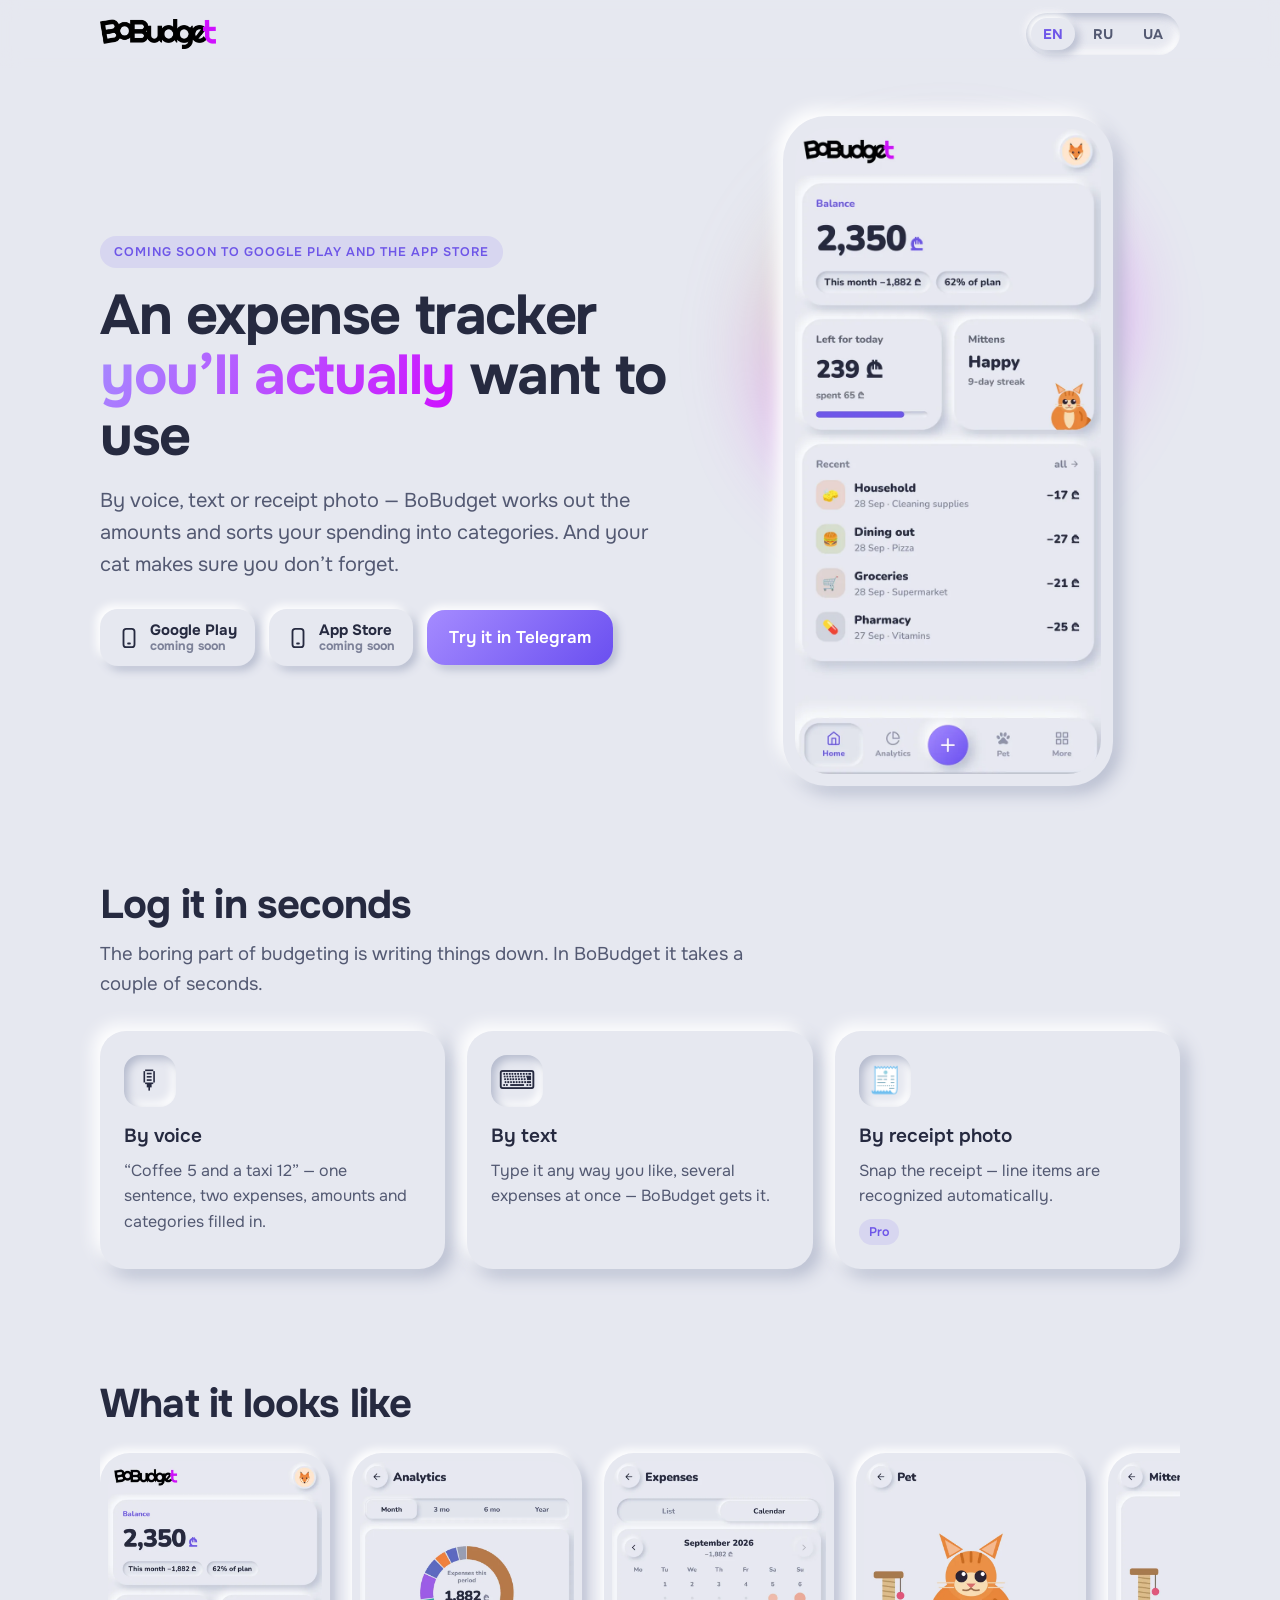
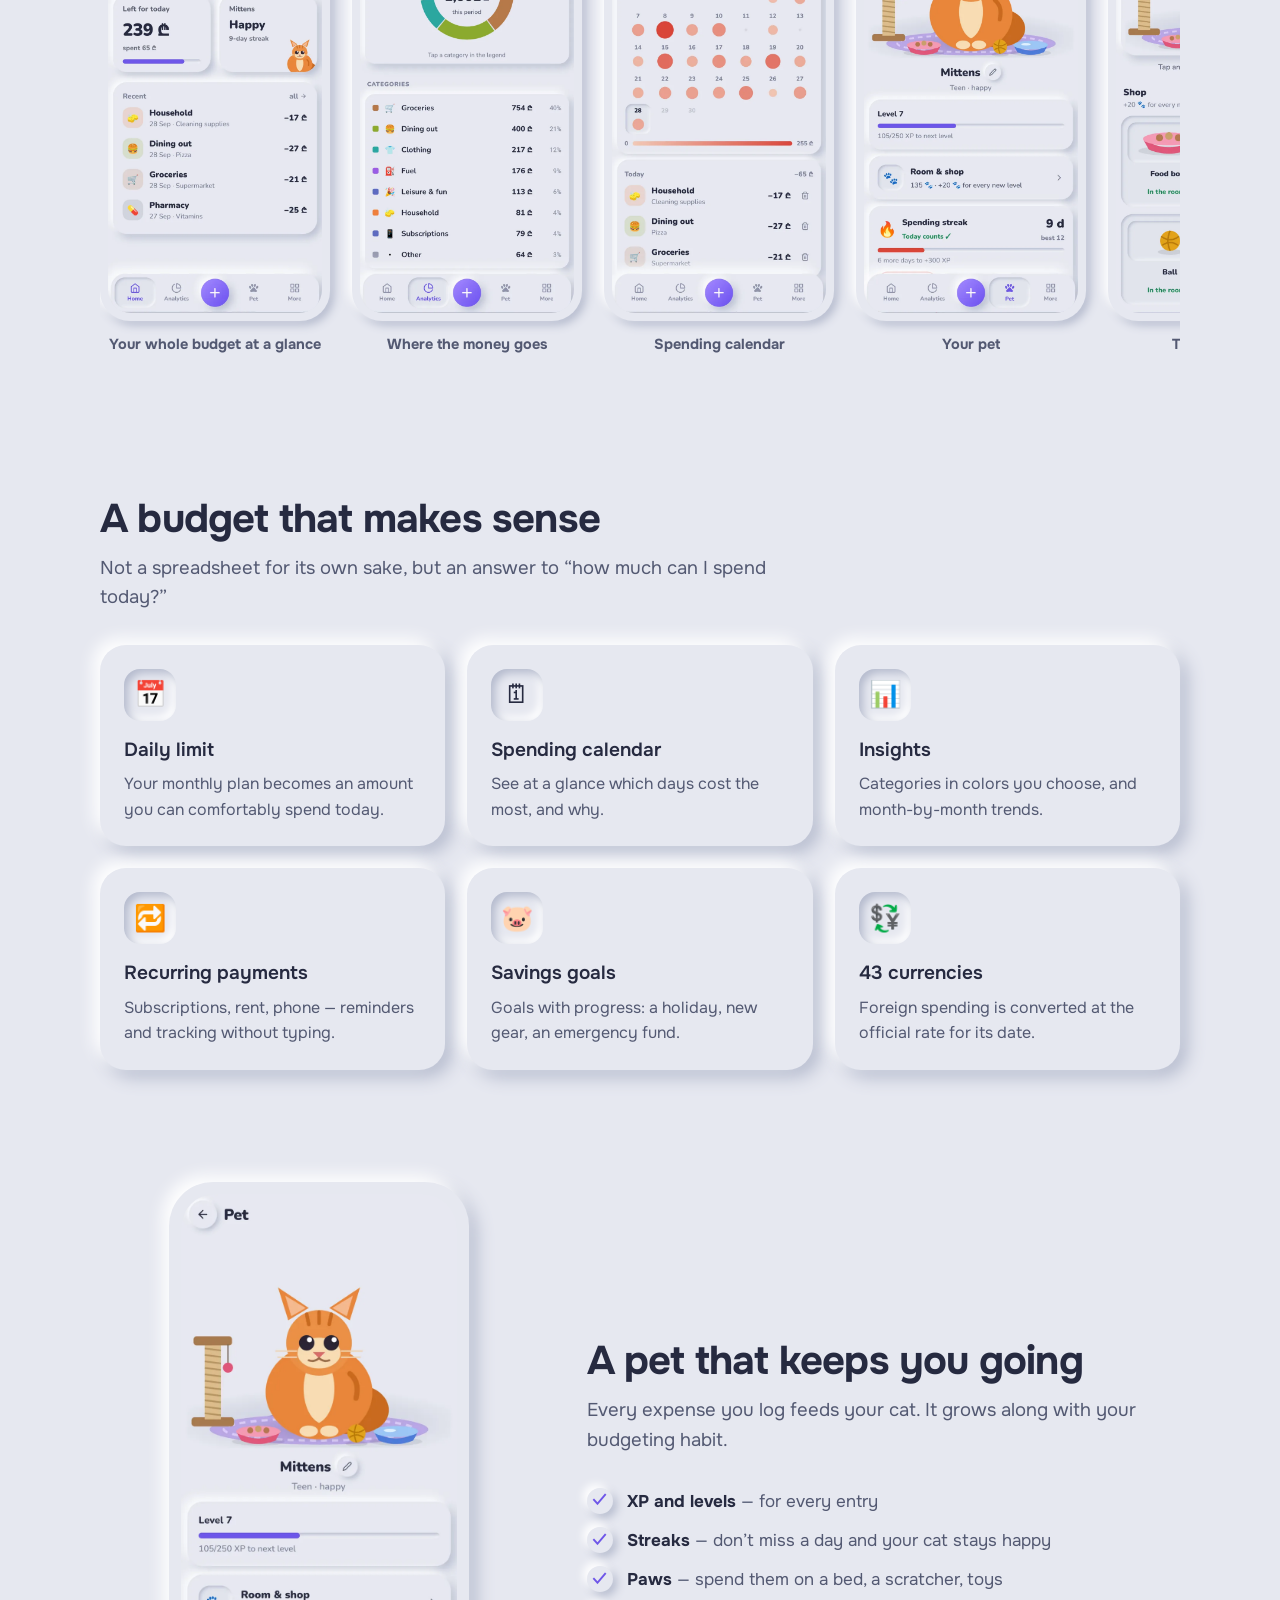
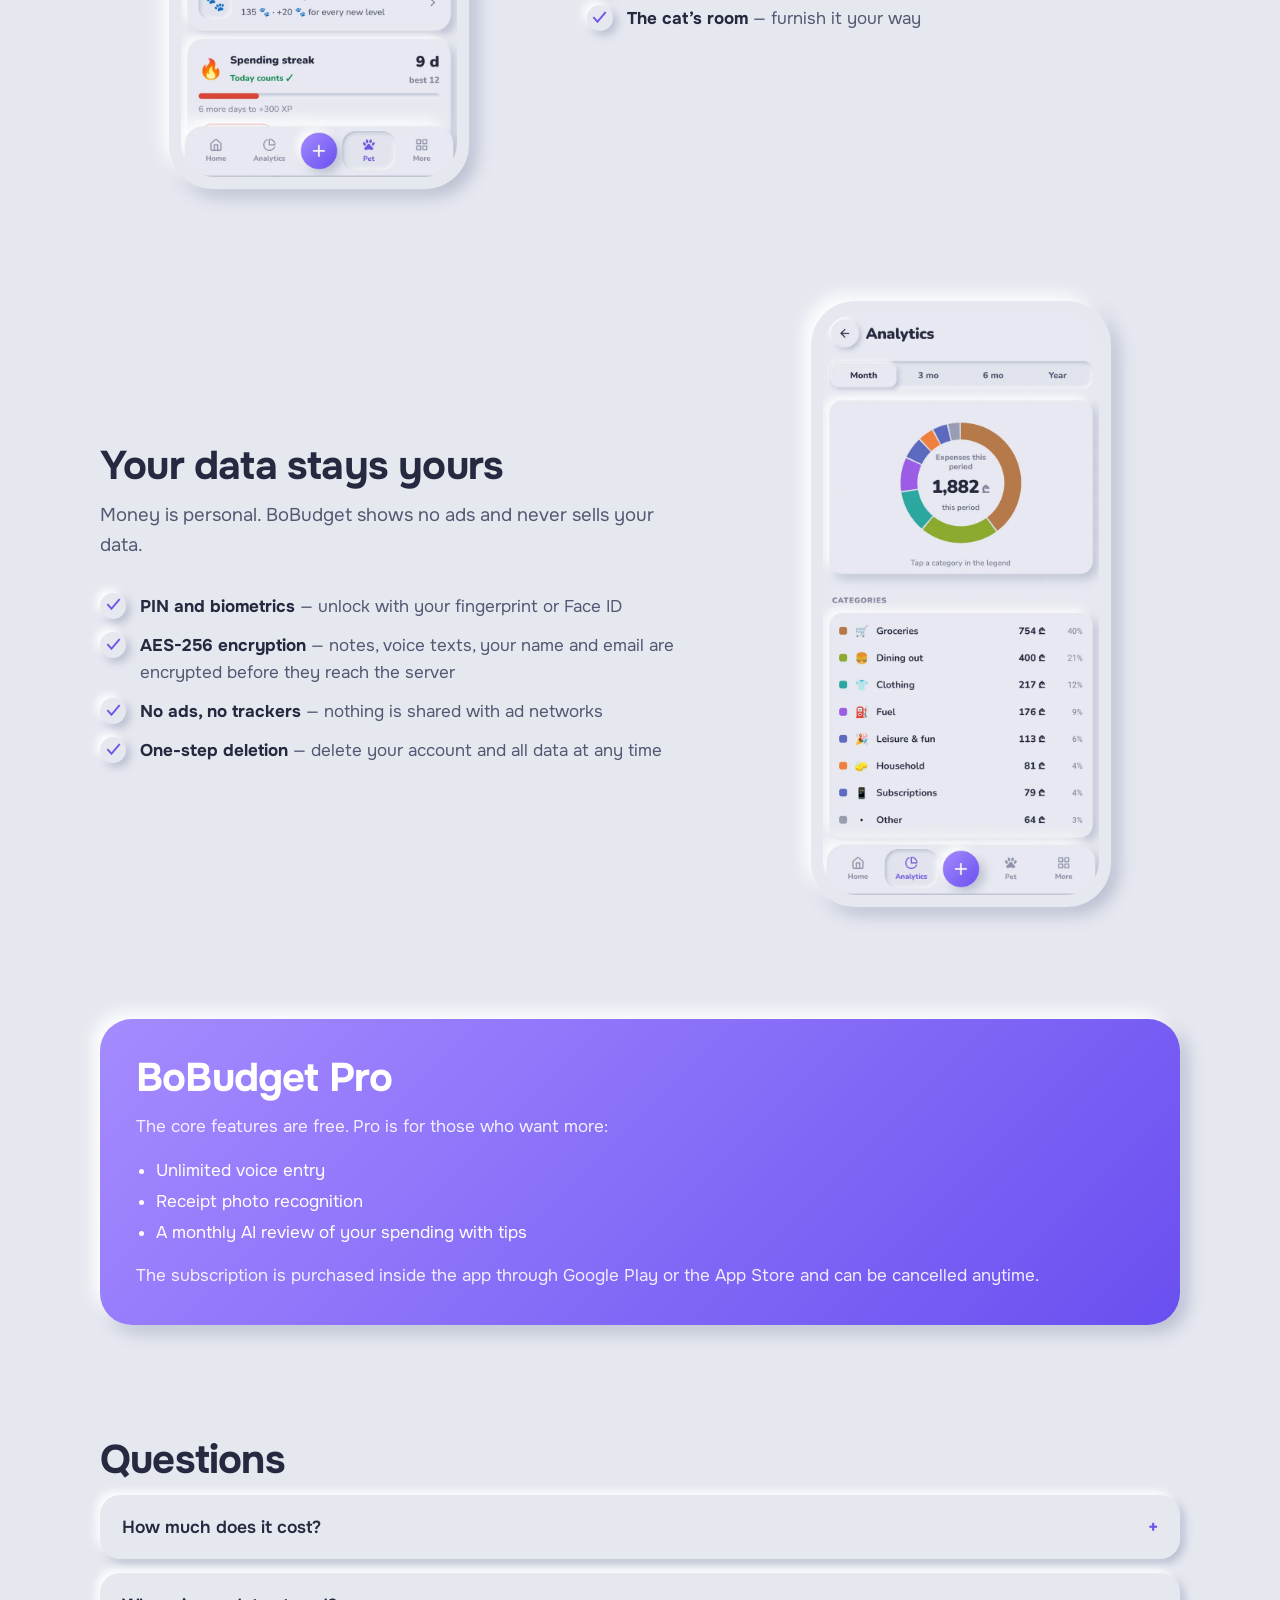
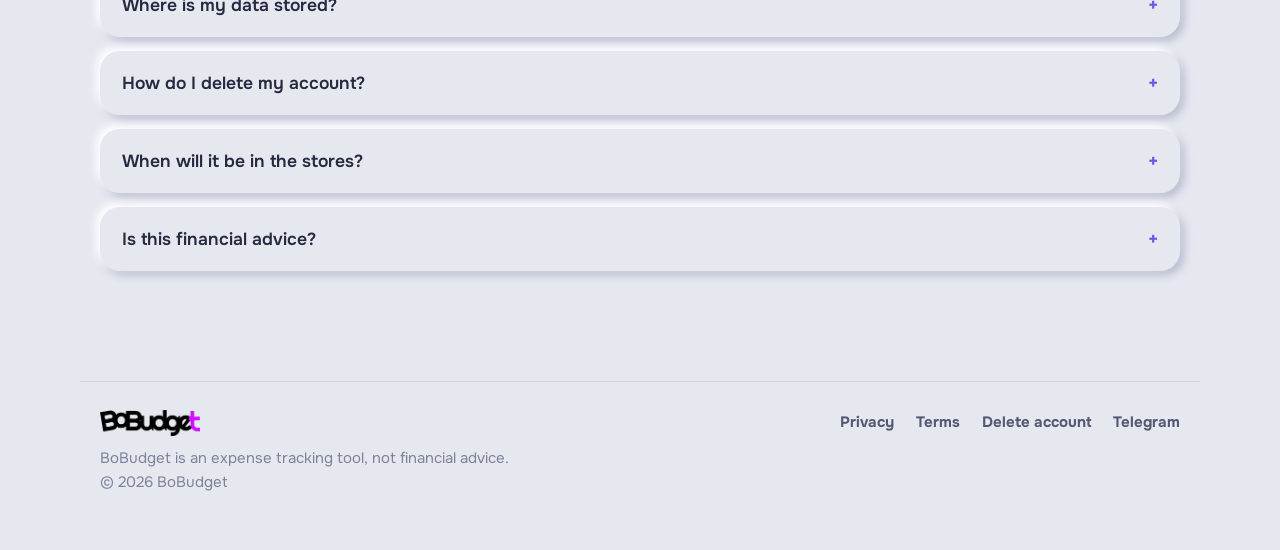
<file: index.html>
<!doctype html>
<html lang="en">
<head>
<meta charset="utf-8">
<meta name="viewport" content="width=device-width, initial-scale=1">
<title>BoBudget — expense tracker by voice, text and receipt photo</title>
<meta name="description" content="BoBudget is a personal expense tracker: say “coffee 5 and a taxi 12” and it sorts the spending into categories. A daily limit, a spending calendar, insights and a cat that your entries keep fed.">
<link rel="canonical" href="https://bogdanhere1.github.io/bobudget/">
<link rel="alternate" hreflang="en" href="https://bogdanhere1.github.io/bobudget/">
<link rel="alternate" hreflang="ru" href="https://bogdanhere1.github.io/bobudget/ru/">
<link rel="alternate" hreflang="uk" href="https://bogdanhere1.github.io/bobudget/uk/">
<link rel="alternate" hreflang="x-default" href="https://bogdanhere1.github.io/bobudget/">
<meta property="og:type" content="website">
<meta property="og:title" content="BoBudget — expense tracker by voice, text and receipt photo">
<meta property="og:description" content="BoBudget is a personal expense tracker: say “coffee 5 and a taxi 12” and it sorts the spending into categories. A daily limit, a spending calendar, insights and a cat that your entries keep fed.">
<meta property="og:url" content="https://bogdanhere1.github.io/bobudget/">
<meta property="og:image" content="https://bogdanhere1.github.io/bobudget/assets/img/og-en.png">
<meta name="twitter:card" content="summary_large_image">
<meta name="theme-color" content="#e6e8f0" media="(prefers-color-scheme: light)">
<meta name="theme-color" content="#272934" media="(prefers-color-scheme: dark)">
<link rel="icon" type="image/png" href="assets/img/favicon.png">
<link rel="apple-touch-icon" href="assets/img/apple-touch-icon.png">
<link rel="preconnect" href="https://fonts.googleapis.com">
<link rel="preconnect" href="https://fonts.gstatic.com" crossorigin>
<link href="https://fonts.googleapis.com/css2?family=Onest:wght@400;500;600;700&display=swap" rel="stylesheet">
<link rel="stylesheet" href="assets/site.css">
<script>
try{var s=localStorage.getItem('lang');var n=(navigator.language||'').slice(0,2).toLowerCase();
var to=s||(n==='ru'||n==='uk'||n==='be'?(n==='uk'?'uk':'ru'):'');if(to&&to!=='en')location.replace(to+'/');}catch(e){}
</script>
</head>
<body>
<header class="top"><div class="wrap">
  <a href="" aria-label="BoBudget"><img class="logo-light" src="assets/img/logo-light.png" alt="BoBudget" width="424" height="110"><img class="logo-dark" src="assets/img/logo-dark.png" alt="BoBudget" width="424" height="110"></a>
  <nav class="langs" aria-label="Language"><a href="" hreflang="en" data-lang="en" aria-current="true">EN</a><a href="ru/" hreflang="ru" data-lang="ru">RU</a><a href="uk/" hreflang="uk" data-lang="uk">UA</a></nav>
</div></header>

<main>
<section class="hero"><div class="wrap">
  <div>
    <span class="eyebrow">Coming soon to Google Play and the App Store</span>
    <h1>An expense tracker <span class="mark">you’ll actually</span> want to use</h1>
    <p class="lead">By voice, text or receipt photo — BoBudget works out the amounts and sorts your spending into categories. And your cat makes sure you don’t forget.</p>
    <div class="stores"><div class="store"><svg viewBox="0 0 24 24" fill="none" stroke="currentColor" stroke-width="2" stroke-linecap="round" stroke-linejoin="round" aria-hidden="true"><rect x="6" y="2" width="12" height="20" rx="3"/><path d="M11 18h2"/></svg><span><b>Google Play</b><small>coming soon</small></span></div><div class="store"><svg viewBox="0 0 24 24" fill="none" stroke="currentColor" stroke-width="2" stroke-linecap="round" stroke-linejoin="round" aria-hidden="true"><rect x="6" y="2" width="12" height="20" rx="3"/><path d="M11 18h2"/></svg><span><b>App Store</b><small>coming soon</small></span></div><a class="tg" href="https://t.me/bobudget_bot" rel="noopener">Try it in Telegram</a></div>
  </div>
  <div class="phone-stage"><div class="glow"></div><div class="phone"><img src="assets/img/en-01-home.webp" width="720" height="1520" alt="Your whole budget at a glance" fetchpriority="high"></div></div>
</div></section>

<section><div class="wrap">
  <h2>Log it in seconds</h2><p class="sub">The boring part of budgeting is writing things down. In BoBudget it takes a couple of seconds.</p>
  <div class="grid3"><div class="card"><div class="ic">🎙</div><h3>By voice</h3><p>“Coffee 5 and a taxi 12” — one sentence, two expenses, amounts and categories filled in.</p></div><div class="card"><div class="ic">⌨️</div><h3>By text</h3><p>Type it any way you like, several expenses at once — BoBudget gets it.</p></div><div class="card"><div class="ic">🧾</div><h3>By receipt photo</h3><p>Snap the receipt — line items are recognized automatically.</p><span class="tag">Pro</span></div></div>
</div></section>

<section><div class="wrap">
  <h2>What it looks like</h2>
  <div class="screens"><figure><div class="shot"><img src="assets/img/en-01-home.webp" width="720" height="1520" loading="lazy" alt="Your whole budget at a glance"></div><figcaption>Your whole budget at a glance</figcaption></figure><figure><div class="shot"><img src="assets/img/en-02-analytics.webp" width="720" height="1520" loading="lazy" alt="Where the money goes"></div><figcaption>Where the money goes</figcaption></figure><figure><div class="shot"><img src="assets/img/en-03-calendar.webp" width="720" height="1520" loading="lazy" alt="Spending calendar"></div><figcaption>Spending calendar</figcaption></figure><figure><div class="shot"><img src="assets/img/en-04-pet.webp" width="720" height="1520" loading="lazy" alt="Your pet"></div><figcaption>Your pet</figcaption></figure><figure><div class="shot"><img src="assets/img/en-05-room.webp" width="720" height="1520" loading="lazy" alt="The cat’s room"></div><figcaption>The cat’s room</figcaption></figure><figure><div class="shot"><img src="assets/img/en-06-add.webp" width="720" height="1520" loading="lazy" alt="New expense"></div><figcaption>New expense</figcaption></figure></div>
</div></section>

<section><div class="wrap">
  <h2>A budget that makes sense</h2><p class="sub">Not a spreadsheet for its own sake, but an answer to “how much can I spend today?”</p>
  <div class="grid3"><div class="card"><div class="ic">📅</div><h3>Daily limit</h3><p>Your monthly plan becomes an amount you can comfortably spend today.</p></div><div class="card"><div class="ic">🗓</div><h3>Spending calendar</h3><p>See at a glance which days cost the most, and why.</p></div><div class="card"><div class="ic">📊</div><h3>Insights</h3><p>Categories in colors you choose, and month-by-month trends.</p></div><div class="card"><div class="ic">🔁</div><h3>Recurring payments</h3><p>Subscriptions, rent, phone — reminders and tracking without typing.</p></div><div class="card"><div class="ic">🐷</div><h3>Savings goals</h3><p>Goals with progress: a holiday, new gear, an emergency fund.</p></div><div class="card"><div class="ic">💱</div><h3>43 currencies</h3><p>Foreign spending is converted at the official rate for its date.</p></div></div>
</div></section>

<section><div class="wrap split">
  <div class="phone-col"><div class="phone"><img src="assets/img/en-04-pet.webp" width="720" height="1520" loading="lazy" alt="Your pet"></div></div>
  <div><h2>A pet that keeps you going</h2><p class="sub">Every expense you log feeds your cat. It grows along with your budgeting habit.</p><ul class="ticks"><li><span><b>XP and levels</b> — for every entry</span></li><li><span><b>Streaks</b> — don’t miss a day and your cat stays happy</span></li><li><span><b>Paws</b> — spend them on a bed, a scratcher, toys</span></li><li><span><b>The cat’s room</b> — furnish it your way</span></li></ul></div>
</div></section>

<section><div class="wrap split rev">
  <div><h2>Your data stays yours</h2><p class="sub">Money is personal. BoBudget shows no ads and never sells your data.</p><ul class="ticks"><li><span><b>PIN and biometrics</b> — unlock with your fingerprint or Face ID</span></li><li><span><b>AES-256 encryption</b> — notes, voice texts, your name and email are encrypted before they reach the server</span></li><li><span><b>No ads, no trackers</b> — nothing is shared with ad networks</span></li><li><span><b>One-step deletion</b> — delete your account and all data at any time</span></li></ul></div>
  <div class="phone-col"><div class="phone"><img src="assets/img/en-02-analytics.webp" width="720" height="1520" loading="lazy" alt="Where the money goes"></div></div>
</div></section>

<section><div class="wrap">
  <div class="pro"><h2>BoBudget Pro</h2><p>The core features are free. Pro is for those who want more:</p><ul><li>Unlimited voice entry</li><li>Receipt photo recognition</li><li>A monthly AI review of your spending with tips</li></ul><p style="margin:16px 0 0">The subscription is purchased inside the app through Google Play or the App Store and can be cancelled anytime.</p></div>
</div></section>

<section><div class="wrap">
  <h2>Questions</h2>
  <details><summary>How much does it cost?</summary><p>The app is free. Extra features come with the BoBudget Pro subscription.</p></details><details><summary>Where is my data stored?</summary><p>On a secured server in Europe. Personal fields are encrypted and every connection uses HTTPS. See the privacy policy for details.</p></details><details><summary>How do I delete my account?</summary><p>In the app: Account → Delete account. Or without the app, on the account deletion page.</p></details><details><summary>When will it be in the stores?</summary><p>Testing is under way. BoBudget already works in Telegram — you can try it there.</p></details><details><summary>Is this financial advice?</summary><p>No. BoBudget is a tracking tool; the decisions are yours.</p></details>
</div></section>
</main>

<footer><div class="wrap">
  <div class="note"><img class="logo-light" src="assets/img/logo-light.png" alt="BoBudget" width="140" height="36" style="height:26px;width:auto;margin-bottom:10px"><img class="logo-dark" src="assets/img/logo-dark.png" alt="" width="140" height="36" style="height:26px;width:auto;margin-bottom:10px">
  <div>BoBudget is an expense tracking tool, not financial advice.</div><div>© 2026 BoBudget</div></div>
  <nav><a href="https://budget-api-production-ce25.up.railway.app/privacy/">Privacy</a><a href="https://budget-api-production-ce25.up.railway.app/terms/">Terms</a><a href="https://budget-api-production-ce25.up.railway.app/delete-account/">Delete account</a><a href="https://t.me/bobudget_bot" rel="noopener">Telegram</a></nav>
</div></footer>
<script>
document.querySelectorAll('.langs a').forEach(function(a){a.addEventListener('click',function(){try{localStorage.setItem('lang',a.dataset.lang)}catch(e){}})});
</script>
</body>
</html>
</file>
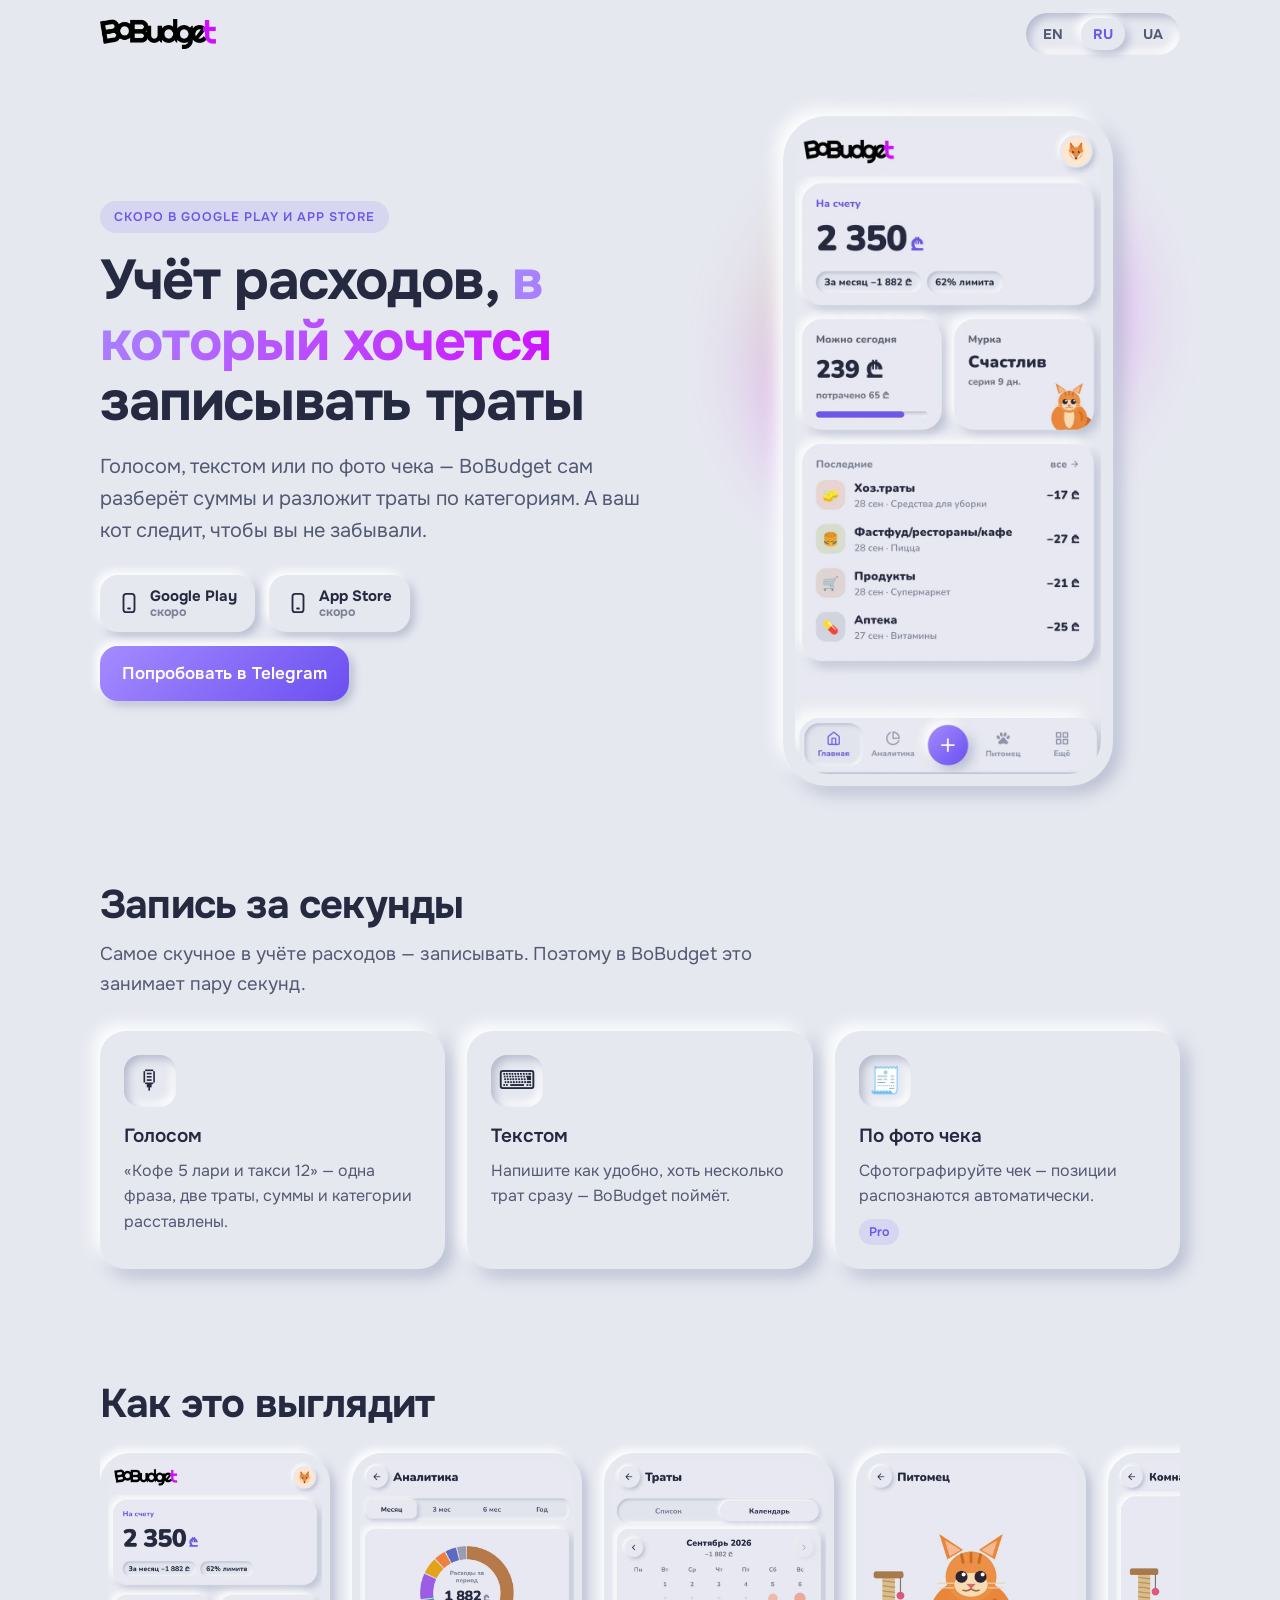
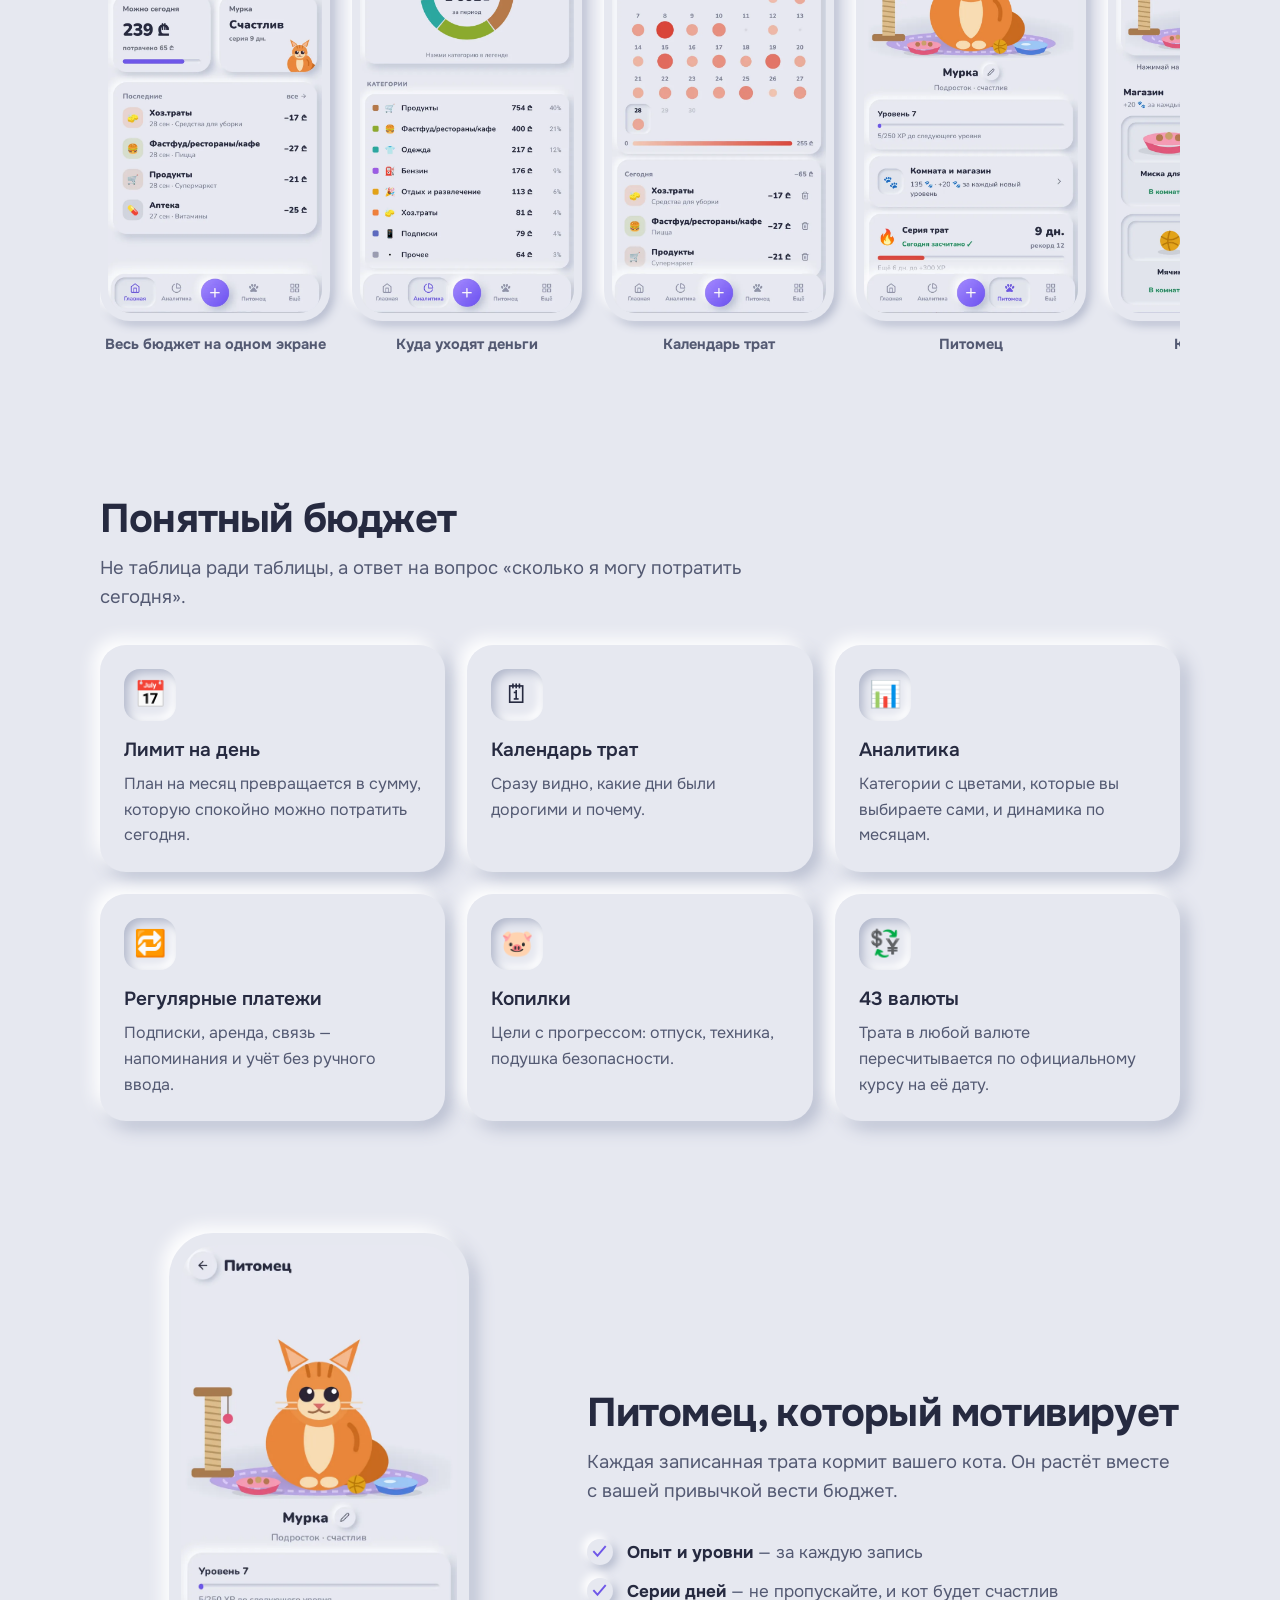
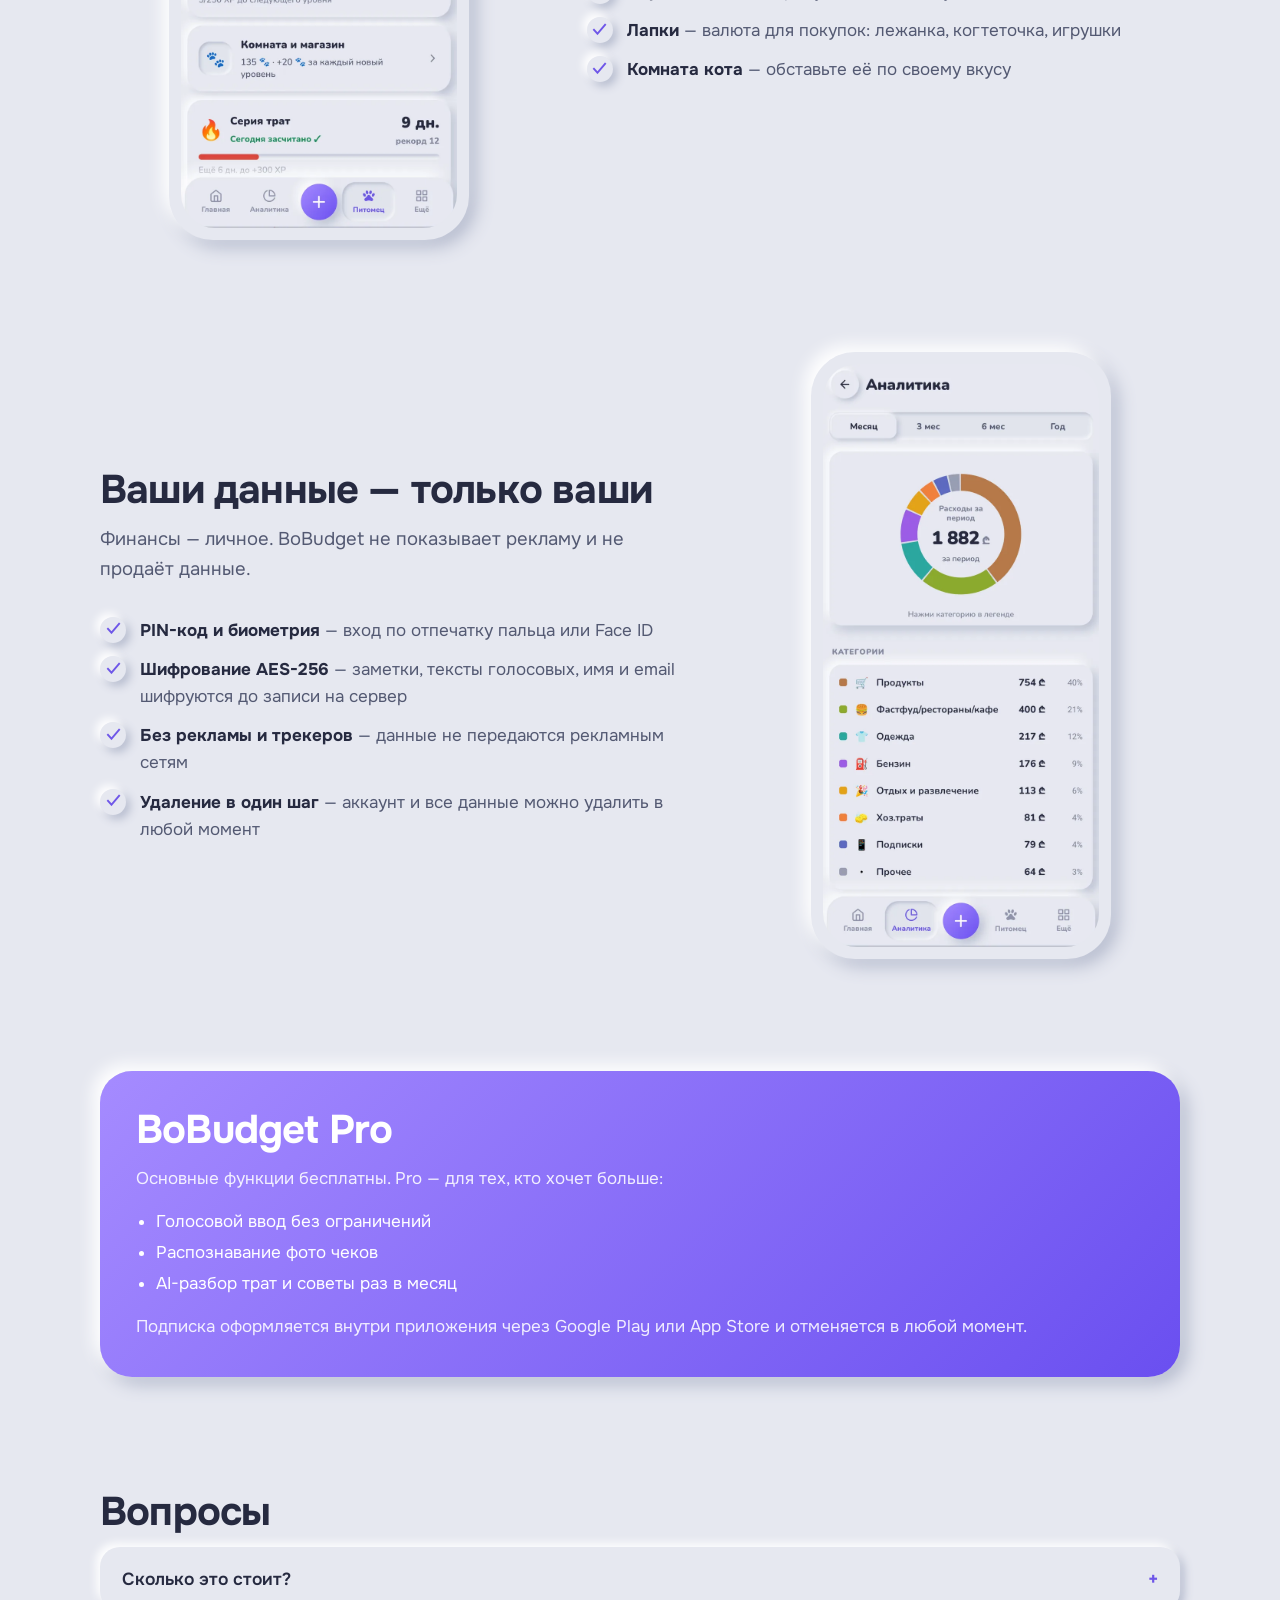
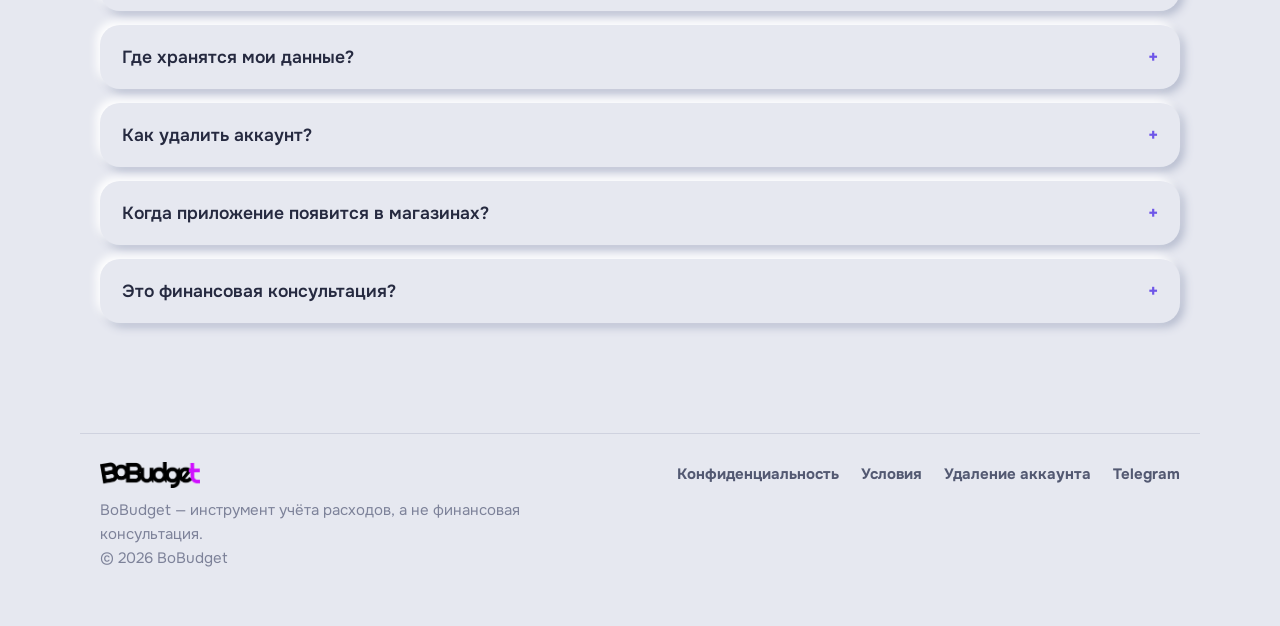
<file: ru/index.html>
<!doctype html>
<html lang="ru">
<head>
<meta charset="utf-8">
<meta name="viewport" content="width=device-width, initial-scale=1">
<title>BoBudget — учёт расходов голосом, текстом и по фото чека</title>
<meta name="description" content="BoBudget — личный учёт расходов: скажите «кофе 5 и такси 12», и траты сами разложатся по категориям. Лимит на день, календарь трат, аналитика и кот, которого кормят ваши записи.">
<link rel="canonical" href="https://bogdanhere1.github.io/bobudget/ru/">
<link rel="alternate" hreflang="en" href="https://bogdanhere1.github.io/bobudget/">
<link rel="alternate" hreflang="ru" href="https://bogdanhere1.github.io/bobudget/ru/">
<link rel="alternate" hreflang="uk" href="https://bogdanhere1.github.io/bobudget/uk/">
<link rel="alternate" hreflang="x-default" href="https://bogdanhere1.github.io/bobudget/">
<meta property="og:type" content="website">
<meta property="og:title" content="BoBudget — учёт расходов голосом, текстом и по фото чека">
<meta property="og:description" content="BoBudget — личный учёт расходов: скажите «кофе 5 и такси 12», и траты сами разложатся по категориям. Лимит на день, календарь трат, аналитика и кот, которого кормят ваши записи.">
<meta property="og:url" content="https://bogdanhere1.github.io/bobudget/ru/">
<meta property="og:image" content="https://bogdanhere1.github.io/bobudget/assets/img/og-ru.png">
<meta name="twitter:card" content="summary_large_image">
<meta name="theme-color" content="#e6e8f0" media="(prefers-color-scheme: light)">
<meta name="theme-color" content="#272934" media="(prefers-color-scheme: dark)">
<link rel="icon" type="image/png" href="../assets/img/favicon.png">
<link rel="apple-touch-icon" href="../assets/img/apple-touch-icon.png">
<link rel="preconnect" href="https://fonts.googleapis.com">
<link rel="preconnect" href="https://fonts.gstatic.com" crossorigin>
<link href="https://fonts.googleapis.com/css2?family=Onest:wght@400;500;600;700&display=swap" rel="stylesheet">
<link rel="stylesheet" href="../assets/site.css">

</head>
<body>
<header class="top"><div class="wrap">
  <a href="../ru/" aria-label="BoBudget"><img class="logo-light" src="../assets/img/logo-light.png" alt="BoBudget" width="424" height="110"><img class="logo-dark" src="../assets/img/logo-dark.png" alt="BoBudget" width="424" height="110"></a>
  <nav class="langs" aria-label="Language"><a href="../" hreflang="en" data-lang="en">EN</a><a href="../ru/" hreflang="ru" data-lang="ru" aria-current="true">RU</a><a href="../uk/" hreflang="uk" data-lang="uk">UA</a></nav>
</div></header>

<main>
<section class="hero"><div class="wrap">
  <div>
    <span class="eyebrow">Скоро в Google Play и App Store</span>
    <h1>Учёт расходов, <span class="mark">в который хочется</span> записывать траты</h1>
    <p class="lead">Голосом, текстом или по фото чека — BoBudget сам разберёт суммы и разложит траты по категориям. А ваш кот следит, чтобы вы не забывали.</p>
    <div class="stores"><div class="store"><svg viewBox="0 0 24 24" fill="none" stroke="currentColor" stroke-width="2" stroke-linecap="round" stroke-linejoin="round" aria-hidden="true"><rect x="6" y="2" width="12" height="20" rx="3"/><path d="M11 18h2"/></svg><span><b>Google Play</b><small>скоро</small></span></div><div class="store"><svg viewBox="0 0 24 24" fill="none" stroke="currentColor" stroke-width="2" stroke-linecap="round" stroke-linejoin="round" aria-hidden="true"><rect x="6" y="2" width="12" height="20" rx="3"/><path d="M11 18h2"/></svg><span><b>App Store</b><small>скоро</small></span></div><a class="tg" href="https://t.me/bobudget_bot" rel="noopener">Попробовать в Telegram</a></div>
  </div>
  <div class="phone-stage"><div class="glow"></div><div class="phone"><img src="../assets/img/ru-01-home.webp" width="720" height="1520" alt="Весь бюджет на одном экране" fetchpriority="high"></div></div>
</div></section>

<section><div class="wrap">
  <h2>Запись за секунды</h2><p class="sub">Самое скучное в учёте расходов — записывать. Поэтому в BoBudget это занимает пару секунд.</p>
  <div class="grid3"><div class="card"><div class="ic">🎙</div><h3>Голосом</h3><p>«Кофе 5 лари и такси 12» — одна фраза, две траты, суммы и категории расставлены.</p></div><div class="card"><div class="ic">⌨️</div><h3>Текстом</h3><p>Напишите как удобно, хоть несколько трат сразу — BoBudget поймёт.</p></div><div class="card"><div class="ic">🧾</div><h3>По фото чека</h3><p>Сфотографируйте чек — позиции распознаются автоматически.</p><span class="tag">Pro</span></div></div>
</div></section>

<section><div class="wrap">
  <h2>Как это выглядит</h2>
  <div class="screens"><figure><div class="shot"><img src="../assets/img/ru-01-home.webp" width="720" height="1520" loading="lazy" alt="Весь бюджет на одном экране"></div><figcaption>Весь бюджет на одном экране</figcaption></figure><figure><div class="shot"><img src="../assets/img/ru-02-analytics.webp" width="720" height="1520" loading="lazy" alt="Куда уходят деньги"></div><figcaption>Куда уходят деньги</figcaption></figure><figure><div class="shot"><img src="../assets/img/ru-03-calendar.webp" width="720" height="1520" loading="lazy" alt="Календарь трат"></div><figcaption>Календарь трат</figcaption></figure><figure><div class="shot"><img src="../assets/img/ru-04-pet.webp" width="720" height="1520" loading="lazy" alt="Питомец"></div><figcaption>Питомец</figcaption></figure><figure><div class="shot"><img src="../assets/img/ru-05-room.webp" width="720" height="1520" loading="lazy" alt="Комната кота"></div><figcaption>Комната кота</figcaption></figure><figure><div class="shot"><img src="../assets/img/ru-06-add.webp" width="720" height="1520" loading="lazy" alt="Новая трата"></div><figcaption>Новая трата</figcaption></figure></div>
</div></section>

<section><div class="wrap">
  <h2>Понятный бюджет</h2><p class="sub">Не таблица ради таблицы, а ответ на вопрос «сколько я могу потратить сегодня».</p>
  <div class="grid3"><div class="card"><div class="ic">📅</div><h3>Лимит на день</h3><p>План на месяц превращается в сумму, которую спокойно можно потратить сегодня.</p></div><div class="card"><div class="ic">🗓</div><h3>Календарь трат</h3><p>Сразу видно, какие дни были дорогими и почему.</p></div><div class="card"><div class="ic">📊</div><h3>Аналитика</h3><p>Категории с цветами, которые вы выбираете сами, и динамика по месяцам.</p></div><div class="card"><div class="ic">🔁</div><h3>Регулярные платежи</h3><p>Подписки, аренда, связь — напоминания и учёт без ручного ввода.</p></div><div class="card"><div class="ic">🐷</div><h3>Копилки</h3><p>Цели с прогрессом: отпуск, техника, подушка безопасности.</p></div><div class="card"><div class="ic">💱</div><h3>43 валюты</h3><p>Трата в любой валюте пересчитывается по официальному курсу на её дату.</p></div></div>
</div></section>

<section><div class="wrap split">
  <div class="phone-col"><div class="phone"><img src="../assets/img/ru-04-pet.webp" width="720" height="1520" loading="lazy" alt="Питомец"></div></div>
  <div><h2>Питомец, который мотивирует</h2><p class="sub">Каждая записанная трата кормит вашего кота. Он растёт вместе с вашей привычкой вести бюджет.</p><ul class="ticks"><li><span><b>Опыт и уровни</b> — за каждую запись</span></li><li><span><b>Серии дней</b> — не пропускайте, и кот будет счастлив</span></li><li><span><b>Лапки</b> — валюта для покупок: лежанка, когтеточка, игрушки</span></li><li><span><b>Комната кота</b> — обставьте её по своему вкусу</span></li></ul></div>
</div></section>

<section><div class="wrap split rev">
  <div><h2>Ваши данные — только ваши</h2><p class="sub">Финансы — личное. BoBudget не показывает рекламу и не продаёт данные.</p><ul class="ticks"><li><span><b>PIN-код и биометрия</b> — вход по отпечатку пальца или Face ID</span></li><li><span><b>Шифрование AES-256</b> — заметки, тексты голосовых, имя и email шифруются до записи на сервер</span></li><li><span><b>Без рекламы и трекеров</b> — данные не передаются рекламным сетям</span></li><li><span><b>Удаление в один шаг</b> — аккаунт и все данные можно удалить в любой момент</span></li></ul></div>
  <div class="phone-col"><div class="phone"><img src="../assets/img/ru-02-analytics.webp" width="720" height="1520" loading="lazy" alt="Куда уходят деньги"></div></div>
</div></section>

<section><div class="wrap">
  <div class="pro"><h2>BoBudget Pro</h2><p>Основные функции бесплатны. Pro — для тех, кто хочет больше:</p><ul><li>Голосовой ввод без ограничений</li><li>Распознавание фото чеков</li><li>AI-разбор трат и советы раз в месяц</li></ul><p style="margin:16px 0 0">Подписка оформляется внутри приложения через Google Play или App Store и отменяется в любой момент.</p></div>
</div></section>

<section><div class="wrap">
  <h2>Вопросы</h2>
  <details><summary>Сколько это стоит?</summary><p>Приложение бесплатное. Дополнительные возможности — в подписке BoBudget Pro.</p></details><details><summary>Где хранятся мои данные?</summary><p>На защищённом сервере в Европе. Личные поля шифруются, все соединения идут по HTTPS. Подробно — в политике конфиденциальности.</p></details><details><summary>Как удалить аккаунт?</summary><p>В приложении: Личный кабинет → Удалить аккаунт. Или без приложения — на странице удаления аккаунта.</p></details><details><summary>Когда приложение появится в магазинах?</summary><p>Сейчас идёт тестирование. BoBudget уже работает в Telegram — можно попробовать там.</p></details><details><summary>Это финансовая консультация?</summary><p>Нет. BoBudget — инструмент учёта: решения вы принимаете сами.</p></details>
</div></section>
</main>

<footer><div class="wrap">
  <div class="note"><img class="logo-light" src="../assets/img/logo-light.png" alt="BoBudget" width="140" height="36" style="height:26px;width:auto;margin-bottom:10px"><img class="logo-dark" src="../assets/img/logo-dark.png" alt="" width="140" height="36" style="height:26px;width:auto;margin-bottom:10px">
  <div>BoBudget — инструмент учёта расходов, а не финансовая консультация.</div><div>© 2026 BoBudget</div></div>
  <nav><a href="https://budget-api-production-ce25.up.railway.app/privacy/">Конфиденциальность</a><a href="https://budget-api-production-ce25.up.railway.app/terms/">Условия</a><a href="https://budget-api-production-ce25.up.railway.app/delete-account/">Удаление аккаунта</a><a href="https://t.me/bobudget_bot" rel="noopener">Telegram</a></nav>
</div></footer>
<script>
document.querySelectorAll('.langs a').forEach(function(a){a.addEventListener('click',function(){try{localStorage.setItem('lang',a.dataset.lang)}catch(e){}})});
</script>
</body>
</html>
</file>
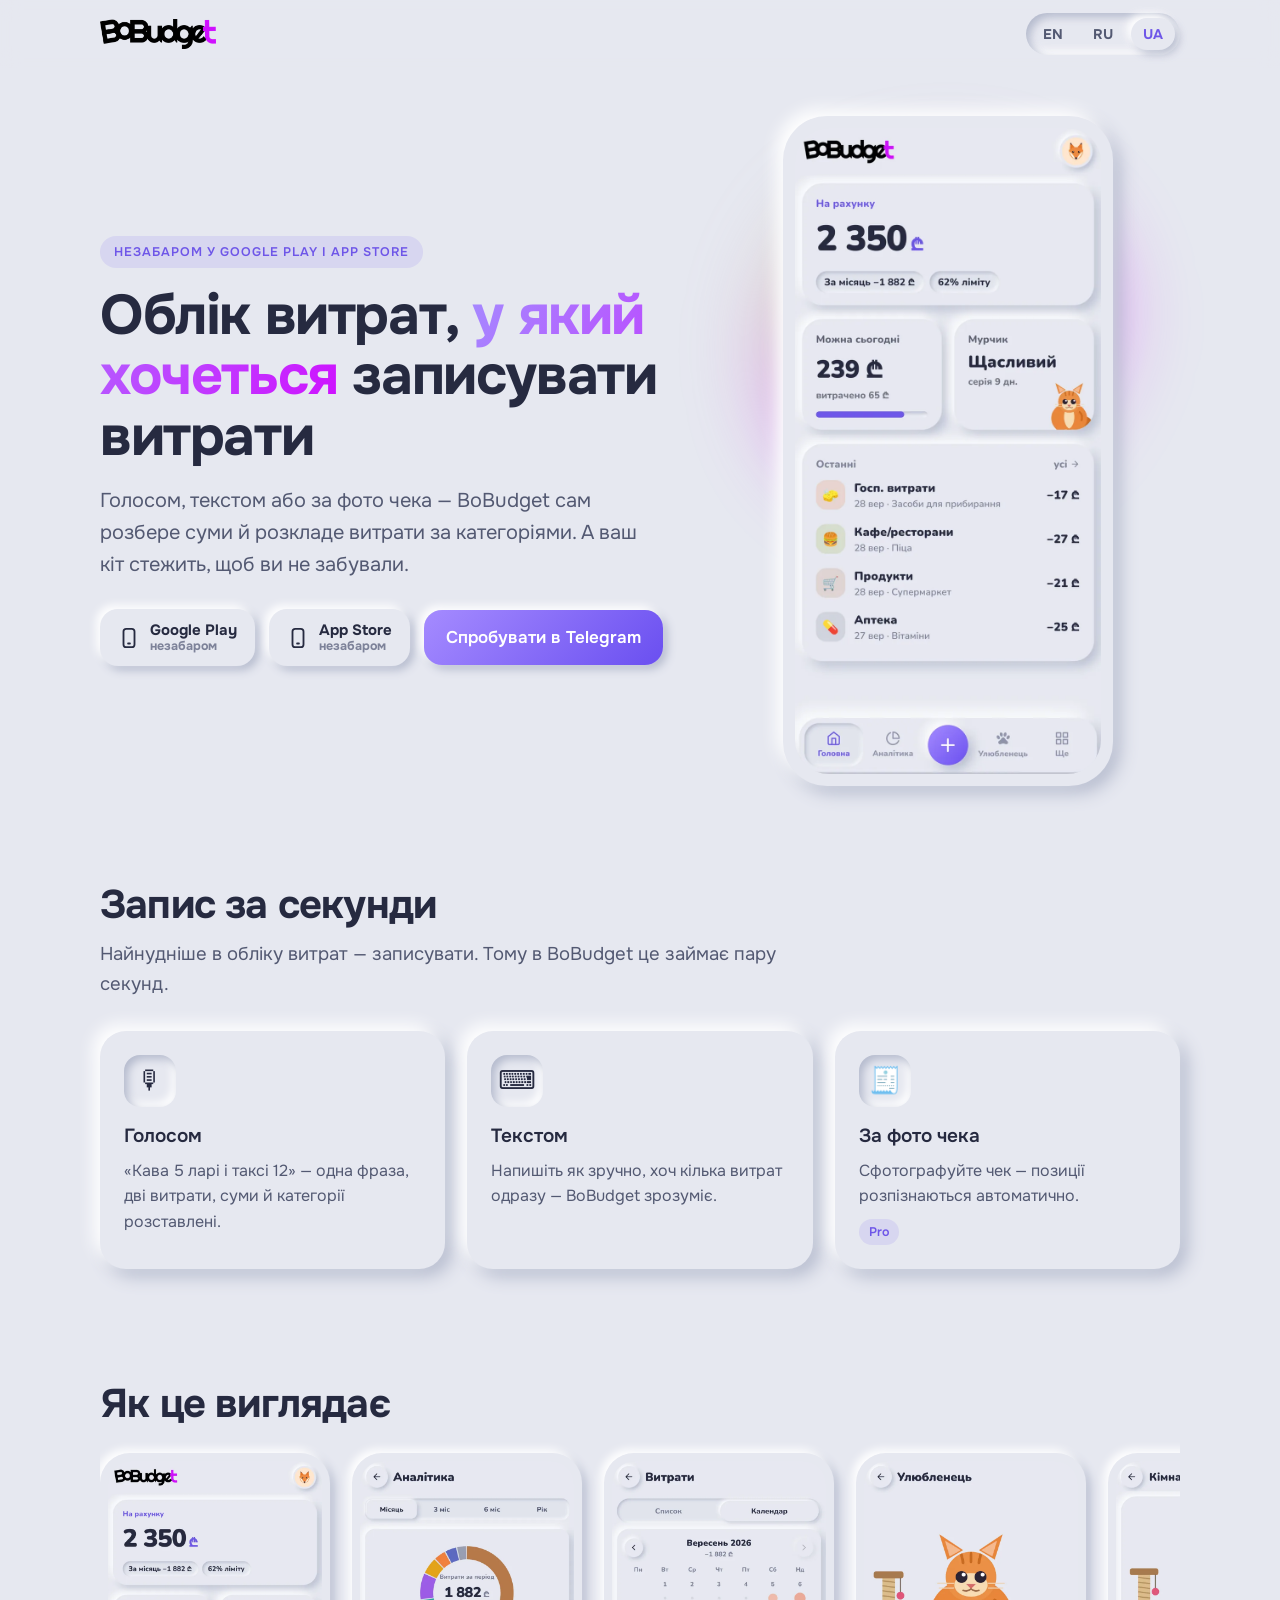
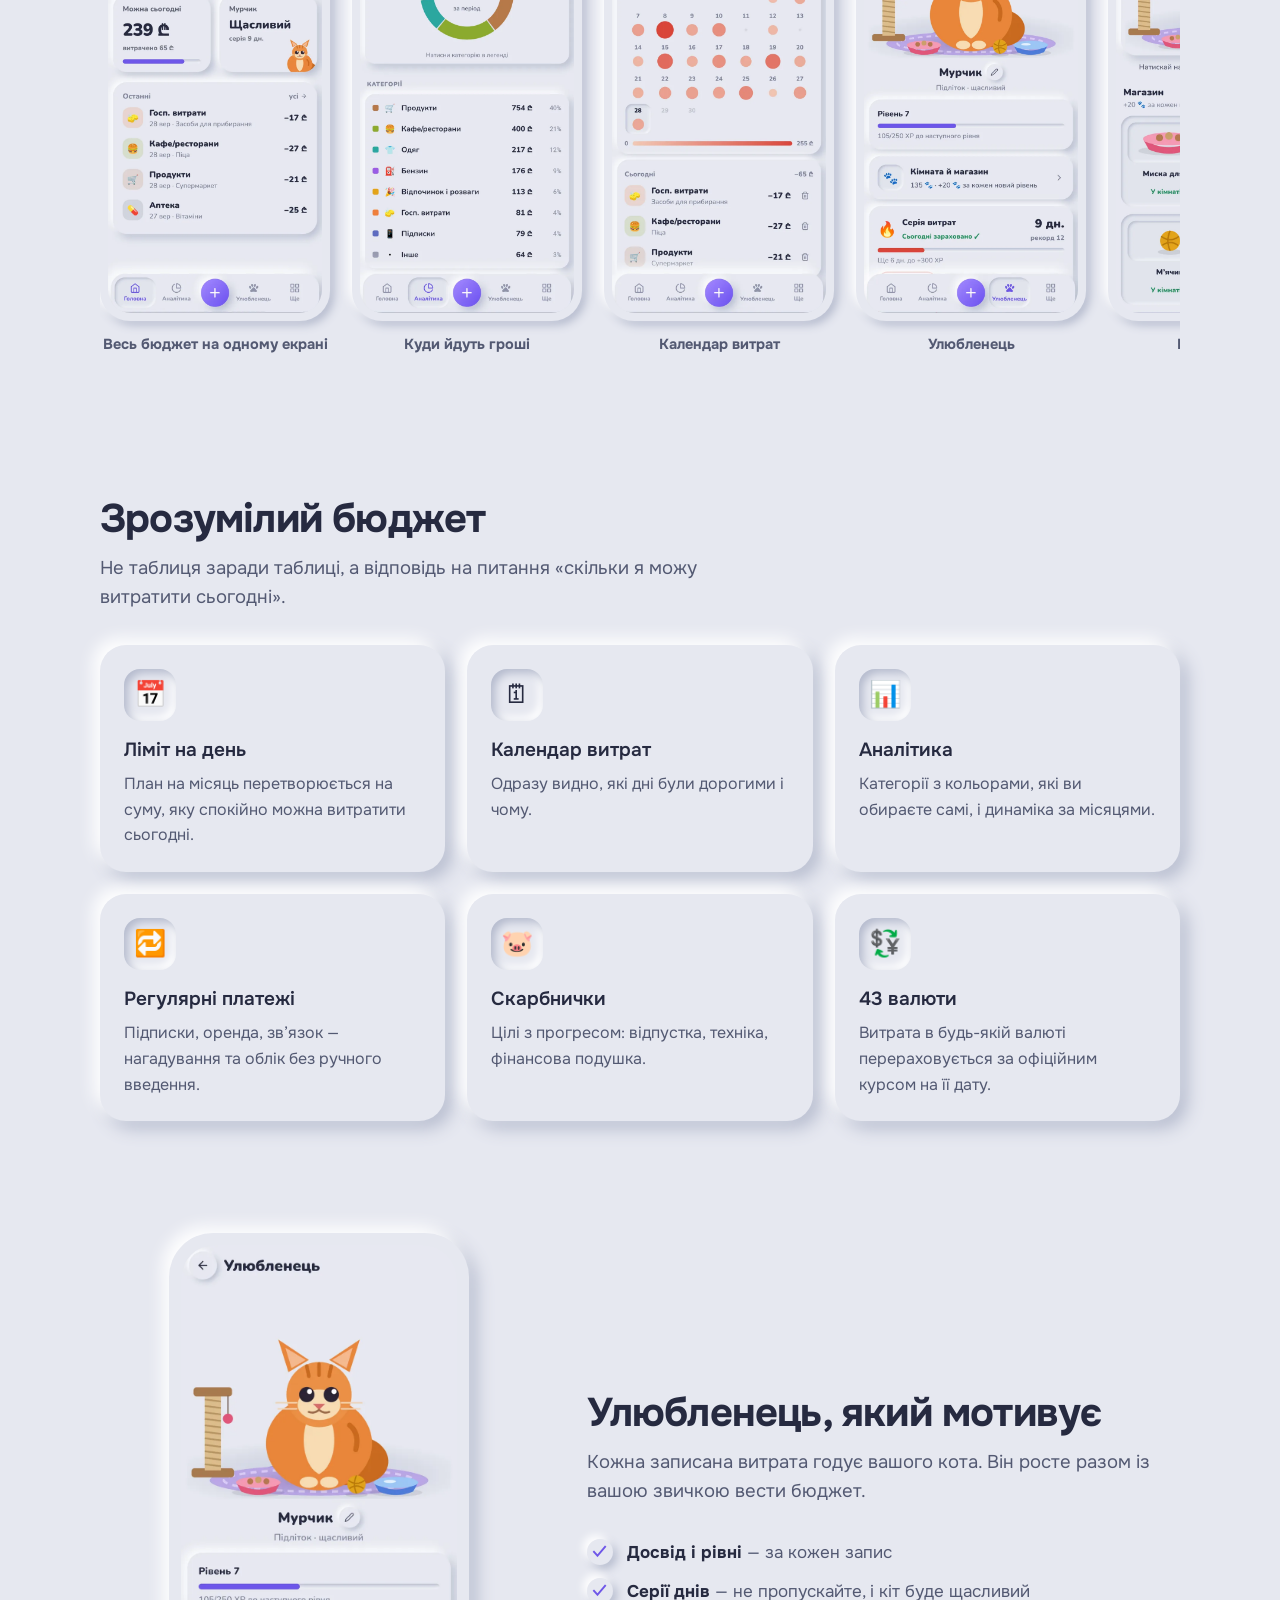
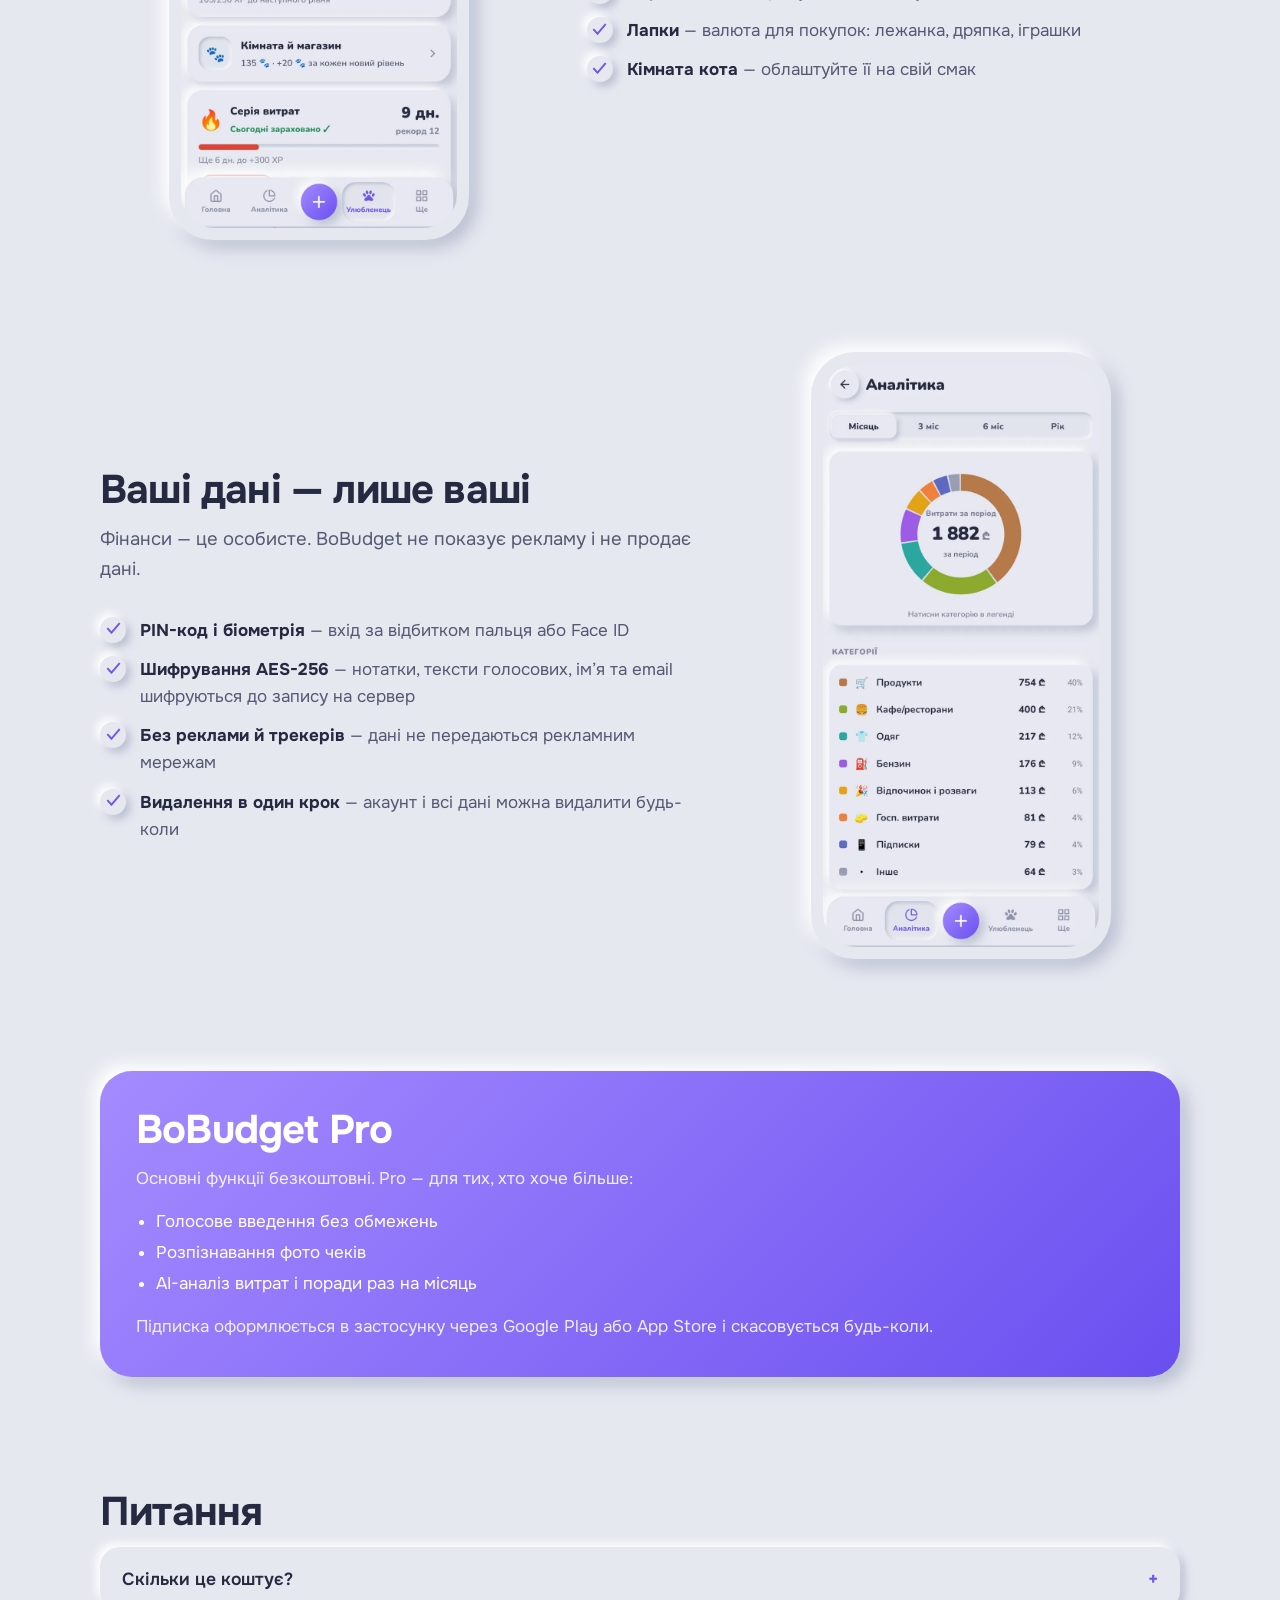
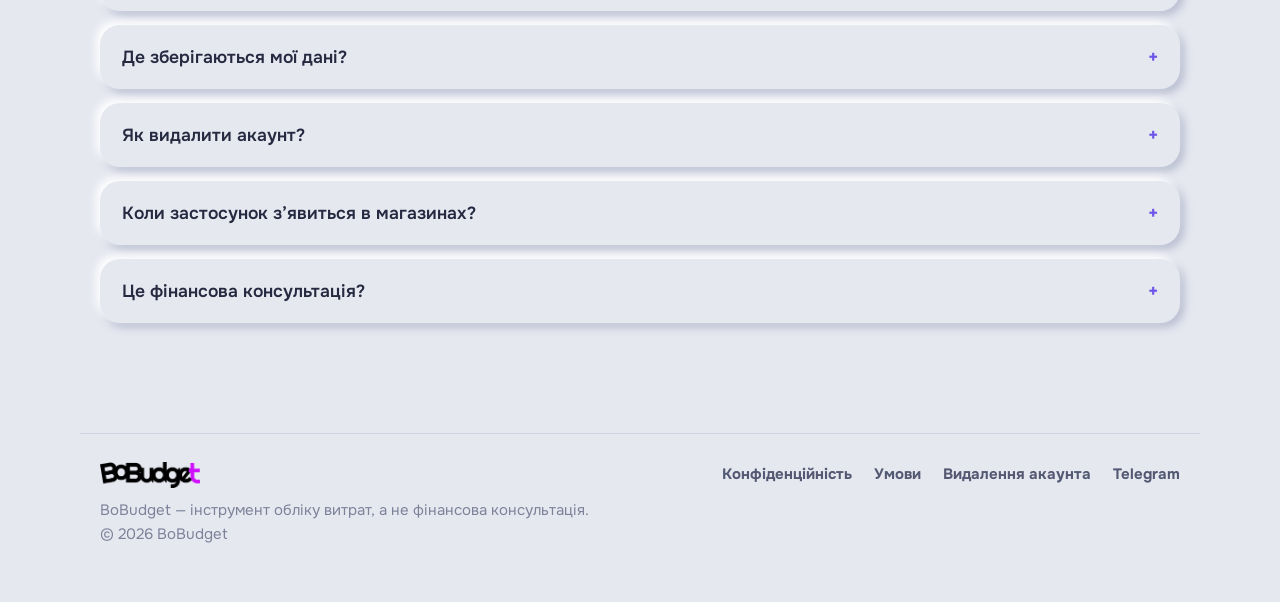
<file: uk/index.html>
<!doctype html>
<html lang="uk">
<head>
<meta charset="utf-8">
<meta name="viewport" content="width=device-width, initial-scale=1">
<title>BoBudget — облік витрат голосом, текстом і за фото чека</title>
<meta name="description" content="BoBudget — особистий облік витрат: скажіть «кава 5 і таксі 12», і витрати самі розкладуться за категоріями. Ліміт на день, календар витрат, аналітика і кіт, якого годують ваші записи.">
<link rel="canonical" href="https://bogdanhere1.github.io/bobudget/uk/">
<link rel="alternate" hreflang="en" href="https://bogdanhere1.github.io/bobudget/">
<link rel="alternate" hreflang="ru" href="https://bogdanhere1.github.io/bobudget/ru/">
<link rel="alternate" hreflang="uk" href="https://bogdanhere1.github.io/bobudget/uk/">
<link rel="alternate" hreflang="x-default" href="https://bogdanhere1.github.io/bobudget/">
<meta property="og:type" content="website">
<meta property="og:title" content="BoBudget — облік витрат голосом, текстом і за фото чека">
<meta property="og:description" content="BoBudget — особистий облік витрат: скажіть «кава 5 і таксі 12», і витрати самі розкладуться за категоріями. Ліміт на день, календар витрат, аналітика і кіт, якого годують ваші записи.">
<meta property="og:url" content="https://bogdanhere1.github.io/bobudget/uk/">
<meta property="og:image" content="https://bogdanhere1.github.io/bobudget/assets/img/og-uk.png">
<meta name="twitter:card" content="summary_large_image">
<meta name="theme-color" content="#e6e8f0" media="(prefers-color-scheme: light)">
<meta name="theme-color" content="#272934" media="(prefers-color-scheme: dark)">
<link rel="icon" type="image/png" href="../assets/img/favicon.png">
<link rel="apple-touch-icon" href="../assets/img/apple-touch-icon.png">
<link rel="preconnect" href="https://fonts.googleapis.com">
<link rel="preconnect" href="https://fonts.gstatic.com" crossorigin>
<link href="https://fonts.googleapis.com/css2?family=Onest:wght@400;500;600;700&display=swap" rel="stylesheet">
<link rel="stylesheet" href="../assets/site.css">

</head>
<body>
<header class="top"><div class="wrap">
  <a href="../uk/" aria-label="BoBudget"><img class="logo-light" src="../assets/img/logo-light.png" alt="BoBudget" width="424" height="110"><img class="logo-dark" src="../assets/img/logo-dark.png" alt="BoBudget" width="424" height="110"></a>
  <nav class="langs" aria-label="Language"><a href="../" hreflang="en" data-lang="en">EN</a><a href="../ru/" hreflang="ru" data-lang="ru">RU</a><a href="../uk/" hreflang="uk" data-lang="uk" aria-current="true">UA</a></nav>
</div></header>

<main>
<section class="hero"><div class="wrap">
  <div>
    <span class="eyebrow">Незабаром у Google Play і App Store</span>
    <h1>Облік витрат, <span class="mark">у який хочеться</span> записувати витрати</h1>
    <p class="lead">Голосом, текстом або за фото чека — BoBudget сам розбере суми й розкладе витрати за категоріями. А ваш кіт стежить, щоб ви не забували.</p>
    <div class="stores"><div class="store"><svg viewBox="0 0 24 24" fill="none" stroke="currentColor" stroke-width="2" stroke-linecap="round" stroke-linejoin="round" aria-hidden="true"><rect x="6" y="2" width="12" height="20" rx="3"/><path d="M11 18h2"/></svg><span><b>Google Play</b><small>незабаром</small></span></div><div class="store"><svg viewBox="0 0 24 24" fill="none" stroke="currentColor" stroke-width="2" stroke-linecap="round" stroke-linejoin="round" aria-hidden="true"><rect x="6" y="2" width="12" height="20" rx="3"/><path d="M11 18h2"/></svg><span><b>App Store</b><small>незабаром</small></span></div><a class="tg" href="https://t.me/bobudget_bot" rel="noopener">Спробувати в Telegram</a></div>
  </div>
  <div class="phone-stage"><div class="glow"></div><div class="phone"><img src="../assets/img/uk-01-home.webp" width="720" height="1520" alt="Весь бюджет на одному екрані" fetchpriority="high"></div></div>
</div></section>

<section><div class="wrap">
  <h2>Запис за секунди</h2><p class="sub">Найнудніше в обліку витрат — записувати. Тому в BoBudget це займає пару секунд.</p>
  <div class="grid3"><div class="card"><div class="ic">🎙</div><h3>Голосом</h3><p>«Кава 5 ларі і таксі 12» — одна фраза, дві витрати, суми й категорії розставлені.</p></div><div class="card"><div class="ic">⌨️</div><h3>Текстом</h3><p>Напишіть як зручно, хоч кілька витрат одразу — BoBudget зрозуміє.</p></div><div class="card"><div class="ic">🧾</div><h3>За фото чека</h3><p>Сфотографуйте чек — позиції розпізнаються автоматично.</p><span class="tag">Pro</span></div></div>
</div></section>

<section><div class="wrap">
  <h2>Як це виглядає</h2>
  <div class="screens"><figure><div class="shot"><img src="../assets/img/uk-01-home.webp" width="720" height="1520" loading="lazy" alt="Весь бюджет на одному екрані"></div><figcaption>Весь бюджет на одному екрані</figcaption></figure><figure><div class="shot"><img src="../assets/img/uk-02-analytics.webp" width="720" height="1520" loading="lazy" alt="Куди йдуть гроші"></div><figcaption>Куди йдуть гроші</figcaption></figure><figure><div class="shot"><img src="../assets/img/uk-03-calendar.webp" width="720" height="1520" loading="lazy" alt="Календар витрат"></div><figcaption>Календар витрат</figcaption></figure><figure><div class="shot"><img src="../assets/img/uk-04-pet.webp" width="720" height="1520" loading="lazy" alt="Улюбленець"></div><figcaption>Улюбленець</figcaption></figure><figure><div class="shot"><img src="../assets/img/uk-05-room.webp" width="720" height="1520" loading="lazy" alt="Кімната кота"></div><figcaption>Кімната кота</figcaption></figure><figure><div class="shot"><img src="../assets/img/uk-06-add.webp" width="720" height="1520" loading="lazy" alt="Нова витрата"></div><figcaption>Нова витрата</figcaption></figure></div>
</div></section>

<section><div class="wrap">
  <h2>Зрозумілий бюджет</h2><p class="sub">Не таблиця заради таблиці, а відповідь на питання «скільки я можу витратити сьогодні».</p>
  <div class="grid3"><div class="card"><div class="ic">📅</div><h3>Ліміт на день</h3><p>План на місяць перетворюється на суму, яку спокійно можна витратити сьогодні.</p></div><div class="card"><div class="ic">🗓</div><h3>Календар витрат</h3><p>Одразу видно, які дні були дорогими і чому.</p></div><div class="card"><div class="ic">📊</div><h3>Аналітика</h3><p>Категорії з кольорами, які ви обираєте самі, і динаміка за місяцями.</p></div><div class="card"><div class="ic">🔁</div><h3>Регулярні платежі</h3><p>Підписки, оренда, зв’язок — нагадування та облік без ручного введення.</p></div><div class="card"><div class="ic">🐷</div><h3>Скарбнички</h3><p>Цілі з прогресом: відпустка, техніка, фінансова подушка.</p></div><div class="card"><div class="ic">💱</div><h3>43 валюти</h3><p>Витрата в будь-якій валюті перераховується за офіційним курсом на її дату.</p></div></div>
</div></section>

<section><div class="wrap split">
  <div class="phone-col"><div class="phone"><img src="../assets/img/uk-04-pet.webp" width="720" height="1520" loading="lazy" alt="Улюбленець"></div></div>
  <div><h2>Улюбленець, який мотивує</h2><p class="sub">Кожна записана витрата годує вашого кота. Він росте разом із вашою звичкою вести бюджет.</p><ul class="ticks"><li><span><b>Досвід і рівні</b> — за кожен запис</span></li><li><span><b>Серії днів</b> — не пропускайте, і кіт буде щасливий</span></li><li><span><b>Лапки</b> — валюта для покупок: лежанка, дряпка, іграшки</span></li><li><span><b>Кімната кота</b> — облаштуйте її на свій смак</span></li></ul></div>
</div></section>

<section><div class="wrap split rev">
  <div><h2>Ваші дані — лише ваші</h2><p class="sub">Фінанси — це особисте. BoBudget не показує рекламу і не продає дані.</p><ul class="ticks"><li><span><b>PIN-код і біометрія</b> — вхід за відбитком пальця або Face ID</span></li><li><span><b>Шифрування AES-256</b> — нотатки, тексти голосових, ім’я та email шифруються до запису на сервер</span></li><li><span><b>Без реклами й трекерів</b> — дані не передаються рекламним мережам</span></li><li><span><b>Видалення в один крок</b> — акаунт і всі дані можна видалити будь-коли</span></li></ul></div>
  <div class="phone-col"><div class="phone"><img src="../assets/img/uk-02-analytics.webp" width="720" height="1520" loading="lazy" alt="Куди йдуть гроші"></div></div>
</div></section>

<section><div class="wrap">
  <div class="pro"><h2>BoBudget Pro</h2><p>Основні функції безкоштовні. Pro — для тих, хто хоче більше:</p><ul><li>Голосове введення без обмежень</li><li>Розпізнавання фото чеків</li><li>AI-аналіз витрат і поради раз на місяць</li></ul><p style="margin:16px 0 0">Підписка оформлюється в застосунку через Google Play або App Store і скасовується будь-коли.</p></div>
</div></section>

<section><div class="wrap">
  <h2>Питання</h2>
  <details><summary>Скільки це коштує?</summary><p>Застосунок безкоштовний. Додаткові можливості — у підписці BoBudget Pro.</p></details><details><summary>Де зберігаються мої дані?</summary><p>На захищеному сервері в Європі. Особисті поля шифруються, усі з’єднання йдуть через HTTPS. Докладно — у політиці конфіденційності.</p></details><details><summary>Як видалити акаунт?</summary><p>У застосунку: Особистий кабінет → Видалити акаунт. Або без застосунку — на сторінці видалення акаунта.</p></details><details><summary>Коли застосунок з’явиться в магазинах?</summary><p>Зараз триває тестування. BoBudget уже працює в Telegram — можна спробувати там.</p></details><details><summary>Це фінансова консультація?</summary><p>Ні. BoBudget — інструмент обліку: рішення ви ухвалюєте самі.</p></details>
</div></section>
</main>

<footer><div class="wrap">
  <div class="note"><img class="logo-light" src="../assets/img/logo-light.png" alt="BoBudget" width="140" height="36" style="height:26px;width:auto;margin-bottom:10px"><img class="logo-dark" src="../assets/img/logo-dark.png" alt="" width="140" height="36" style="height:26px;width:auto;margin-bottom:10px">
  <div>BoBudget — інструмент обліку витрат, а не фінансова консультація.</div><div>© 2026 BoBudget</div></div>
  <nav><a href="https://budget-api-production-ce25.up.railway.app/privacy/">Конфіденційність</a><a href="https://budget-api-production-ce25.up.railway.app/terms/">Умови</a><a href="https://budget-api-production-ce25.up.railway.app/delete-account/">Видалення акаунта</a><a href="https://t.me/bobudget_bot" rel="noopener">Telegram</a></nav>
</div></footer>
<script>
document.querySelectorAll('.langs a').forEach(function(a){a.addEventListener('click',function(){try{localStorage.setItem('lang',a.dataset.lang)}catch(e){}})});
</script>
</body>
</html>
</file>
<file: assets/site.css>
/* BoBudget site — soft UI, the same palette as the app (app-native/src/theme.ts). */
:root {
  --bg: #e6e8f0; --surface: #e6e8f0; --text: #262a40; --text2: #535972; --muted: #7d8299;
  --accent: #6e56e8; --accent-wash: rgba(110, 86, 232, .12);
  --hi: #ffffff; --sh: #b4bacd; --grad1: #a58bff; --grad2: #6a4ff0;
  --lime: #c2ff40; --magenta: #cf10ff; --line: #cfd2df;
  --out: -7px -7px 16px var(--hi), 7px 7px 18px var(--sh);
  --out-sm: -4px -4px 9px var(--hi), 4px 4px 10px var(--sh);
  --in: inset 4px 4px 9px var(--sh), inset -4px -4px 9px var(--hi);
  color-scheme: light;
}
@media (prefers-color-scheme: dark) {
  :root {
    --bg: #272934; --surface: #272934; --text: #eceef6; --text2: #b4b8ca; --muted: #8c90a6;
    --accent: #a594ff; --accent-wash: rgba(165, 148, 255, .14);
    --hi: #333644; --sh: #17181f; --line: #3b3e4d;
    color-scheme: dark;
  }
  .logo-light { display: none; }
  .logo-dark { display: inline-block !important; }
}
* { box-sizing: border-box; }
html { scroll-behavior: smooth; }
body {
  margin: 0; background: var(--bg); color: var(--text);
  font-family: 'Onest', system-ui, -apple-system, 'Segoe UI', sans-serif; font-size: 17px; line-height: 1.6;
  -webkit-font-smoothing: antialiased;
}
img { max-width: 100%; display: block; }
a { color: var(--accent); }
.wrap { max-width: 1120px; margin: 0 auto; padding: 0 20px; }
.logo-dark { display: none; }

/* header */
header.top { position: sticky; top: 0; z-index: 10; background: color-mix(in srgb, var(--bg) 88%, transparent); backdrop-filter: blur(10px); }
header.top .wrap { display: flex; align-items: center; justify-content: space-between; height: 68px; gap: 12px; }
header.top img { height: 30px; width: auto; }
.langs { display: flex; gap: 6px; padding: 5px; border-radius: 999px; box-shadow: var(--in); }
.langs a { text-decoration: none; color: var(--text2); font-weight: 700; font-size: 14px; padding: 5px 12px; border-radius: 999px; }
.langs a[aria-current="true"] { background: var(--surface); color: var(--accent); box-shadow: var(--out-sm); }

/* hero */
.hero { padding: 48px 0 40px; }
.hero .wrap { display: grid; grid-template-columns: 1.1fr .9fr; gap: 48px; align-items: center; }
.eyebrow { display: inline-flex; align-items: center; gap: 8px; font-weight: 600; font-size: 12.5px; letter-spacing: .08em; text-transform: uppercase; color: var(--accent); background: var(--accent-wash); padding: 6px 14px; border-radius: 999px; }
h1 { font-size: clamp(34px, 5vw, 56px); line-height: 1.08; font-weight: 700; margin: 18px 0 18px; letter-spacing: -.025em; }
h1 .mark { background: linear-gradient(120deg, var(--grad1), var(--magenta)); -webkit-background-clip: text; background-clip: text; color: transparent; }
.lead { font-size: 20px; color: var(--text2); max-width: 560px; margin: 0 0 28px; }
.stores { display: flex; flex-wrap: wrap; gap: 14px; align-items: center; }
.store { display: inline-flex; align-items: center; gap: 10px; padding: 12px 18px; border-radius: 18px; box-shadow: var(--out-sm); background: var(--surface); }
.store svg { width: 22px; height: 22px; flex: none; }
.store b { display: block; font-size: 15px; line-height: 1.2; }
.store small { display: block; color: var(--muted); font-size: 12.5px; font-weight: 700; line-height: 1.2; }
.tg { text-decoration: none; font-weight: 600; color: #fff; background: linear-gradient(135deg, var(--grad1), var(--grad2)); padding: 14px 22px; border-radius: 18px; box-shadow: var(--out-sm); }
.tg:hover { filter: brightness(1.06); }
.phone-stage { position: relative; display: flex; justify-content: center; }
.phone-stage .glow { position: absolute; width: 78%; aspect-ratio: 1; border-radius: 50%; top: 8%; background: radial-gradient(circle at 35% 30%, rgba(194, 255, 64, .55), rgba(207, 16, 255, .45) 55%, transparent 72%); filter: blur(40px); }
.phone { position: relative; width: min(330px, 80vw); border-radius: 44px; padding: 12px; background: var(--surface); box-shadow: var(--out); }
.phone img { border-radius: 34px; width: 100%; height: auto; }

/* sections */
section { padding: 56px 0; }
h2 { font-size: clamp(28px, 3.6vw, 40px); line-height: 1.15; font-weight: 700; letter-spacing: -.02em; margin: 0 0 12px; }
.sub { color: var(--text2); font-size: 18.5px; max-width: 680px; margin: 0 0 32px; }
.grid3 { display: grid; grid-template-columns: repeat(3, 1fr); gap: 22px; }
.grid2 { display: grid; grid-template-columns: repeat(2, 1fr); gap: 22px; }
.card { background: var(--surface); border-radius: 26px; padding: 24px; box-shadow: var(--out); min-width: 0; }
.ic { width: 52px; height: 52px; border-radius: 16px; display: grid; place-items: center; font-size: 26px; box-shadow: var(--in); margin-bottom: 14px; }
.card h3 { margin: 0 0 6px; font-size: 19px; font-weight: 600; }
.card p { margin: 0; color: var(--text2); font-size: 16px; }
.card .tag { display: inline-block; margin-top: 10px; font-size: 12.5px; font-weight: 600; color: var(--accent); background: var(--accent-wash); padding: 3px 10px; border-radius: 999px; }

/* screens */
.screens { display: flex; gap: 22px; overflow-x: auto; padding: 14px 6px 28px; scroll-snap-type: x mandatory; }
.screens figure { margin: 0; flex: 0 0 auto; width: 230px; scroll-snap-align: start; }
.screens .shot { border-radius: 30px; padding: 8px; background: var(--surface); box-shadow: var(--out-sm); }
.screens img { border-radius: 23px; width: 100%; height: auto; }
.screens figcaption { text-align: center; color: var(--text2); font-weight: 700; font-size: 14.5px; margin-top: 12px; }

/* split */
.split { display: grid; grid-template-columns: .85fr 1.15fr; gap: 48px; align-items: center; }
.split.rev { grid-template-columns: 1.15fr .85fr; }
.split .phone { width: min(300px, 76vw); margin: 0 auto; }
ul.ticks { list-style: none; padding: 0; margin: 0; display: grid; gap: 12px; }
ul.ticks li { display: grid; grid-template-columns: 30px 1fr; gap: 10px; color: var(--text2); }
ul.ticks li::before { content: "✓"; width: 26px; height: 26px; border-radius: 50%; display: grid; place-items: center; font-weight: 700; font-size: 14px; color: var(--accent); box-shadow: var(--out-sm); }
ul.ticks b { color: var(--text); }

/* pro */
.pro { background: linear-gradient(135deg, var(--grad1), var(--grad2)); color: #fff; border-radius: 32px; padding: 36px; box-shadow: var(--out); }
.pro h2 { color: #fff; }
.pro p { color: rgba(255, 255, 255, .88); margin: 0 0 16px; }
.pro ul { margin: 0; padding-left: 20px; color: #fff; }
.pro li { margin: 4px 0; }

/* faq */
details { background: var(--surface); border-radius: 20px; box-shadow: var(--out-sm); padding: 18px 22px; margin-bottom: 14px; }
summary { cursor: pointer; font-weight: 600; font-size: 17.5px; list-style: none; display: flex; justify-content: space-between; gap: 16px; }
summary::after { content: "+"; color: var(--accent); font-weight: 700; }
details[open] summary::after { content: "−"; }
details p { color: var(--text2); margin: 12px 0 0; }

/* footer */
footer { padding: 40px 0 56px; color: var(--muted); font-size: 15px; }
footer .wrap { display: flex; flex-wrap: wrap; gap: 18px 28px; justify-content: space-between; align-items: flex-start; border-top: 1px solid var(--line); padding-top: 28px; }
footer nav { display: flex; flex-wrap: wrap; gap: 10px 22px; }
footer a { color: var(--text2); text-decoration: none; font-weight: 700; }
footer a:hover { color: var(--accent); }
footer .note { max-width: 520px; }

@media (max-width: 900px) {
  .hero .wrap, .split, .split.rev { grid-template-columns: 1fr; gap: 32px; }
  .split.rev .phone-col { order: -1; }
  .grid3 { grid-template-columns: 1fr 1fr; }
}
@media (max-width: 620px) {
  body { font-size: 16px; }
  .grid3, .grid2 { grid-template-columns: 1fr; }
  .hero { padding-top: 24px; }
  .lead { font-size: 18px; }
  section { padding: 40px 0; }
  .pro { padding: 26px; }
  header.top img { height: 24px; }
  .langs a { padding: 4px 9px; font-size: 13px; }
}
@media (prefers-reduced-motion: reduce) { html { scroll-behavior: auto; } }
</file>
